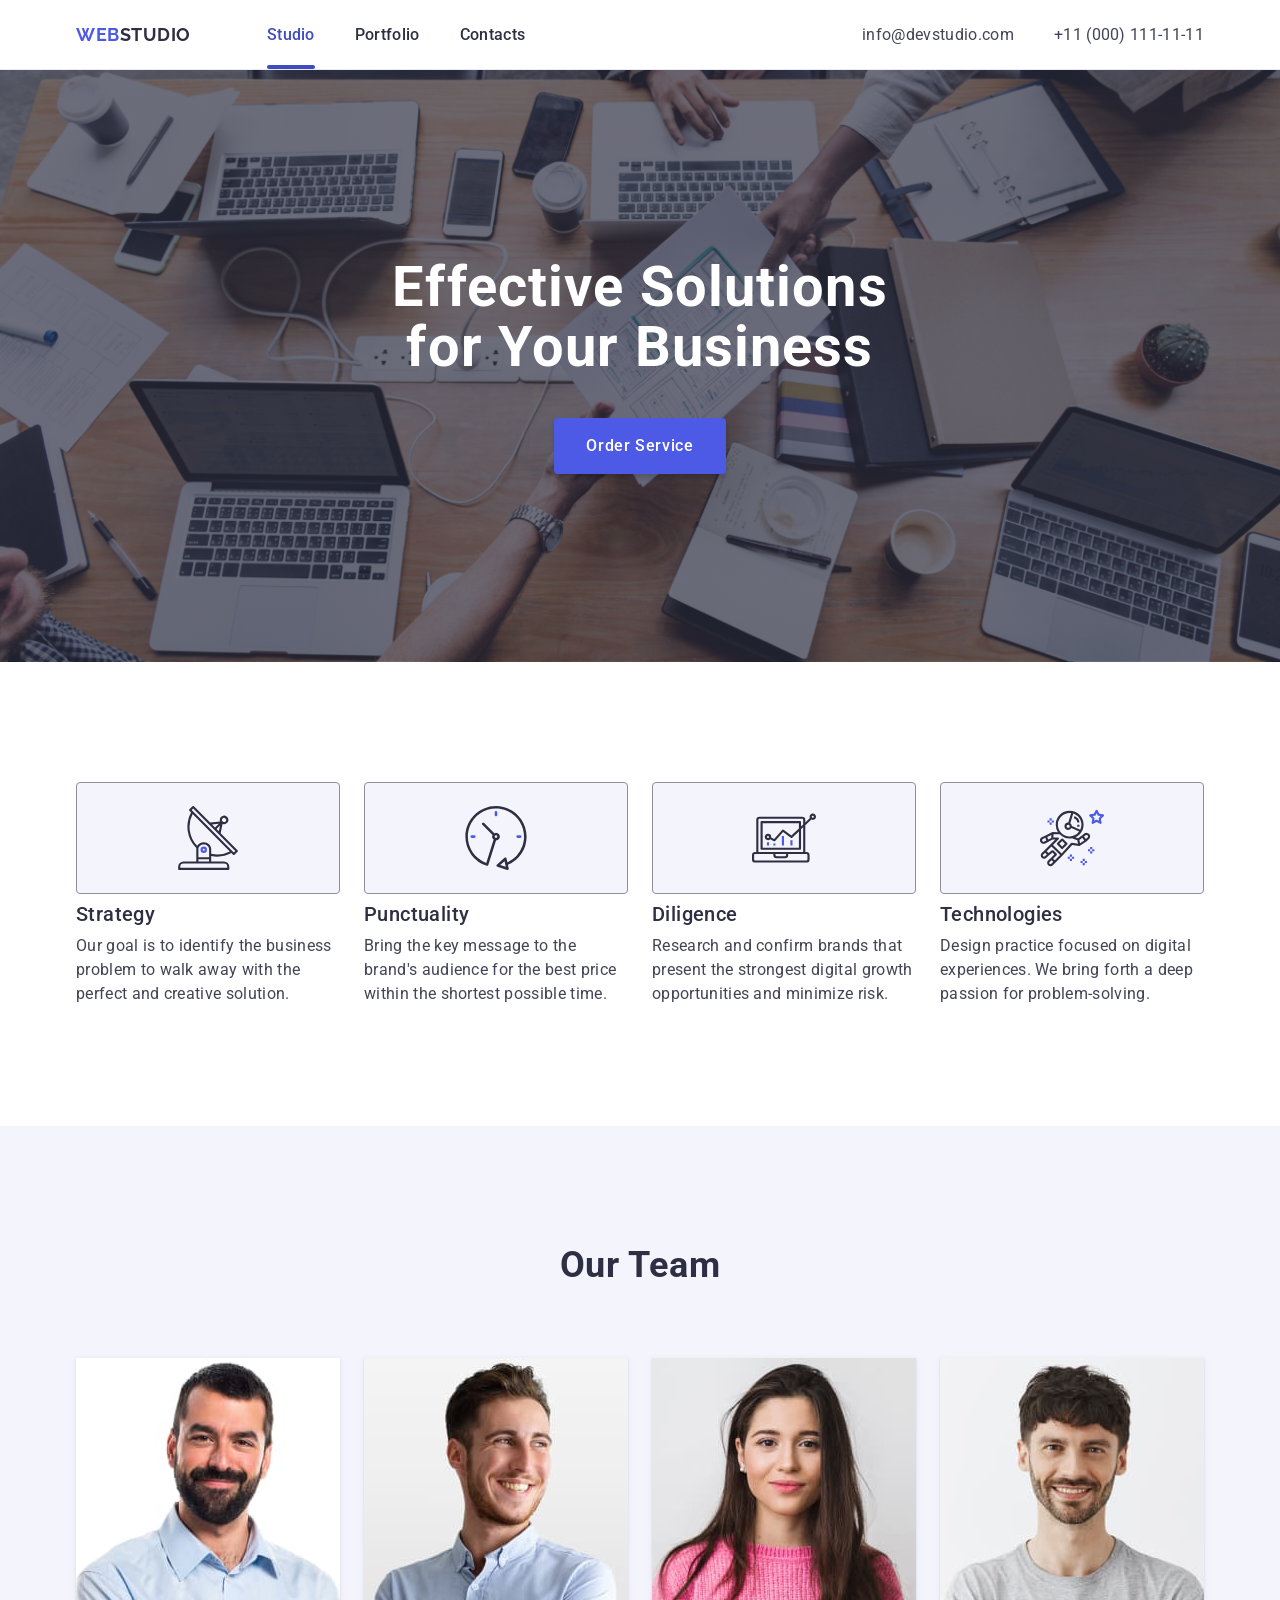
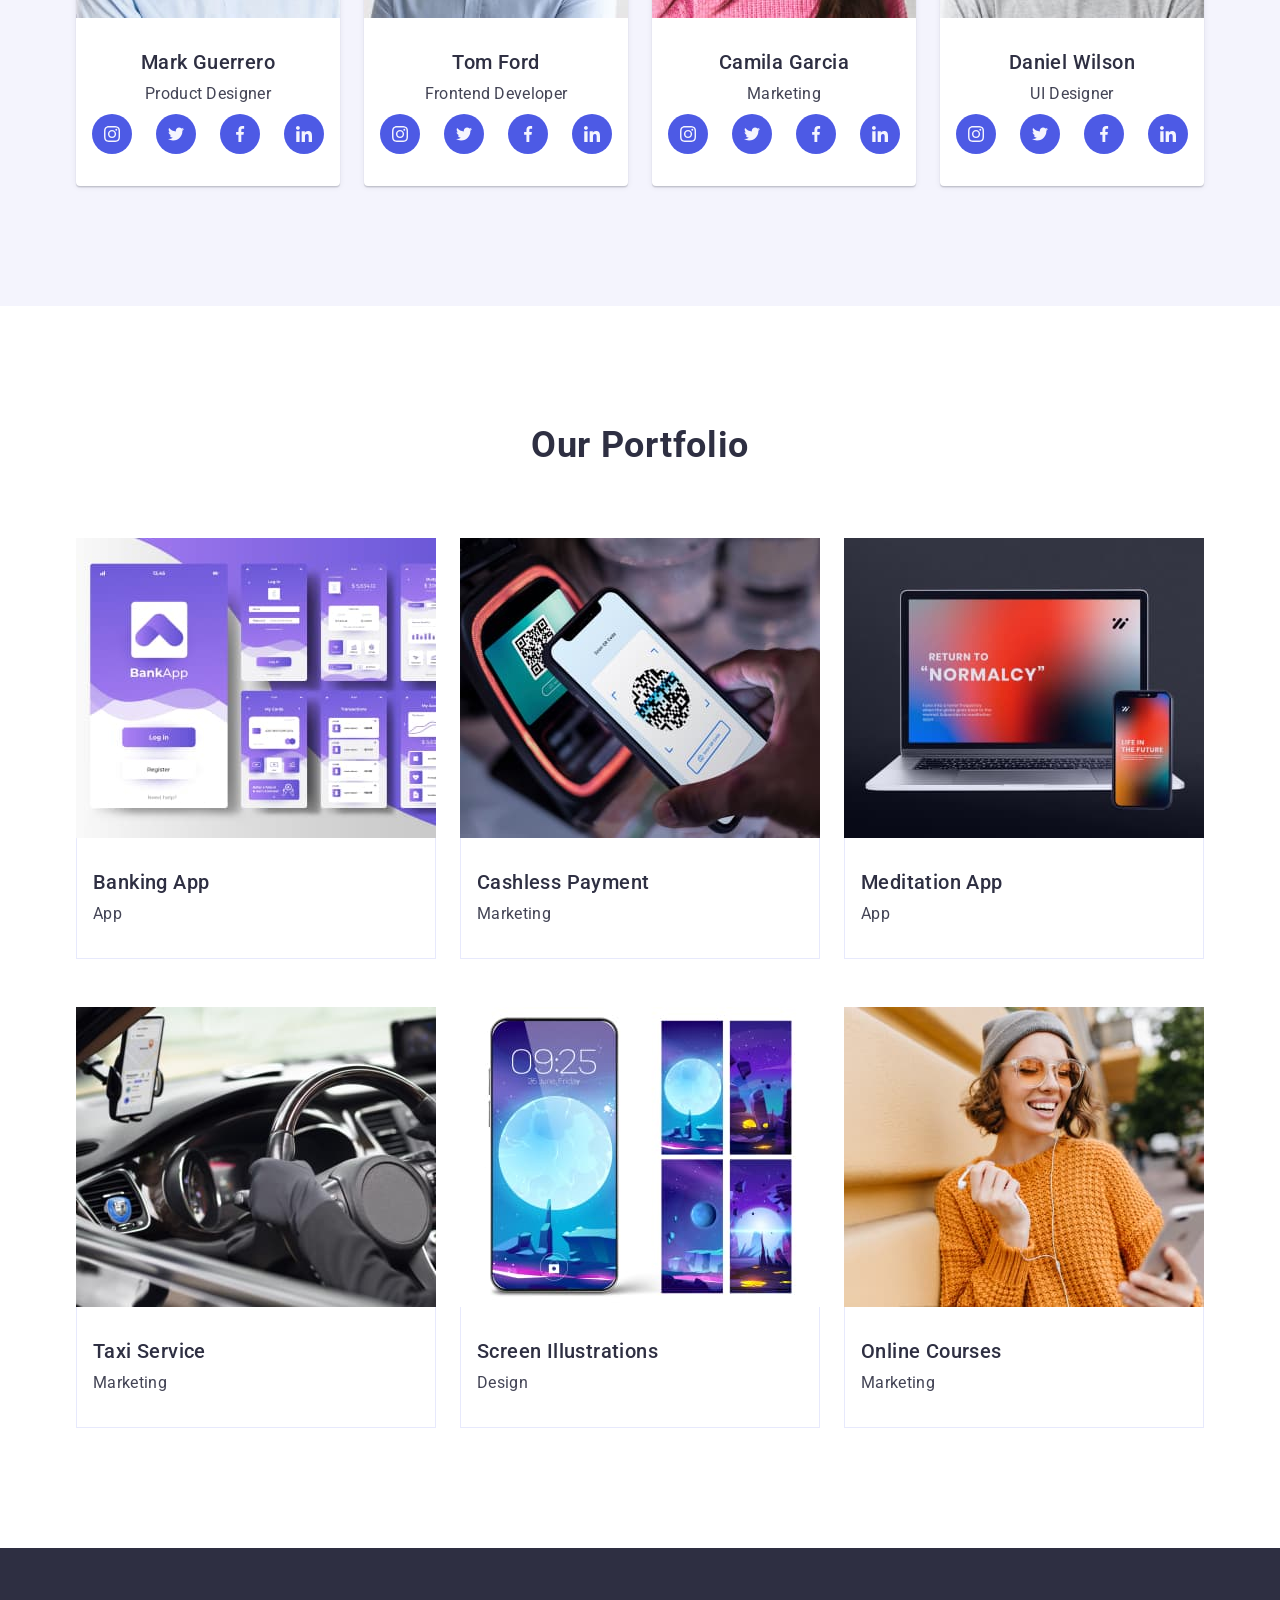
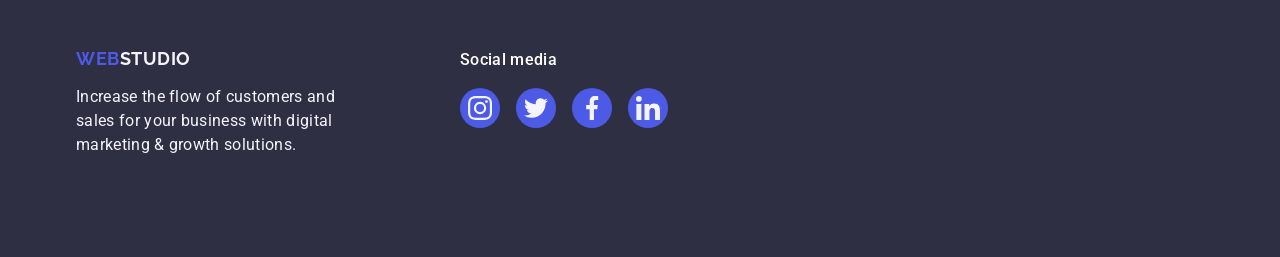
<file: index.html>
<!DOCTYPE html>
<html lang="en">

<head>
  <meta charset="UTF-8" />
  <meta name="viewport" content="width=device-width, initial-scale=1.0" />
  <title>WebStudio</title>

  <link rel="preconnect" href="https://fonts.googleapis.com" />
  <link rel="preconnect" href="https://fonts.gstatic.com" crossorigin />
  <link href="https://fonts.googleapis.com/css2?family=Raleway:wght@700&family=Roboto:wght@400;500;700&display=swap"
    rel="stylesheet" />
  <link rel="stylesheet"
    href="https://cdnjs.cloudflare.com/ajax/libs/modern-normalize/2.0.0/modern-normalize.min.css" />
  <link rel="stylesheet" href="./css/styles.css" />
</head>

<body>
  <header class="page-header">
    <!-- NAVIGATION -->
    <div class="container nav-positioning">
      <nav class="nav">
        <a href="/" class="nav-logo logo">WEB<span class="logo-studio">STUDIO</span></a>
        <ul class="nav-list">
          <li class="nav-item">
            <a class="nav-link current" href="">Studio</a>
          </li>
          <li class="nav-item"><a class="nav-link" href="">Portfolio</a></li>
          <li class="nav-item"><a class="nav-link" href="">Contacts</a></li>
        </ul>
      </nav>

      <address class="header-address">
        <ul class="auth-list">
          <li class="auth-item">
            <a class="auth-link" href="mailto:info@devstudio.com">info@devstudio.com</a>
          </li>
          <li class="auth-item">
            <a class="auth-link" href="tel:+110001111111">+11 (000) 111-11-11</a>
          </li>
        </ul>
      </address>
    </div>
  </header>

  <main>
    <!-- HERO -->

    <section class="section hero">
      <div class="container">
        <h1 class="title hero">Effective Solutions for Your Business</h1>
        <button class="hero-button button" type="button">
          Order Service
        </button>
      </div>
    </section>

    <!-- Features -->

    <section class="section features">
      <div class="container">
        <h2 class="features title visually-hidden">Features</h2>
        <ul class="features-list">
          <li class="features-item">
            <div class="features-icon">
              <svg class="icon-antenna" width="64" height="64">
                <use href="./images/icons.svg#icon-antenna-1"></use>
              </svg>
            </div>
            <h3 class="features aftertitle">Strategy</h3>
            <p class="features-text">
              Our goal is to identify the business problem to walk away with
              the perfect and creative solution.
            </p>
          </li>
          <li class="features-item">
            <div class="features-icon">
              <svg class="icon-antenna" width="64" height="64">
                <use href="./images/icons.svg#icon-clock-2"></use>
              </svg>
            </div>
            <h3 class="features aftertitle">Punctuality</h3>
            <p class="features-text">
              Bring the key message to the brand's audience for the best price
              within the shortest possible time.
            </p>
          </li>
          <li class="features-item">
            <div class="features-icon">
              <svg class="icon-antenna" width="64" height="64">
                <use href="./images/icons.svg#icon-diagram-3"></use>
              </svg>
            </div>
            <h3 class="features aftertitle">Diligence</h3>
            <p class="features-text">
              Research and confirm brands that present the strongest digital
              growth opportunities and minimize risk.
            </p>
          </li>
          <li class="features-item">
            <div class="features-icon">
              <svg class="icon-antenna" width="64" height="64">
                <use href="./images/icons.svg#icon-astronaut-4"></use>
              </svg>
            </div>
            <h3 class="features aftertitle">Technologies</h3>
            <p class="features-text">
              Design practice focused on digital experiences. We bring forth a
              deep passion for problem-solving.
            </p>
          </li>
        </ul>
      </div>
    </section>

    <!-- OUR TEAM -->

    <section class="section team">
      <div class="container">
        <h2 class="team title">Our Team</h2>
        <ul class="team-list">
          <li class="team-item">
            <img src="./images/team1.jpg" width="264" alt="Mark Guerrero" />

            <div class="team-item-text">
              <h3 class="team aftertitle">Mark Guerrero</h3>
              <p class="team-text">Product Designer</p>
              
              <ul class="team-social-list">
                <li class="team-social-item">
                  <a href="" class="team-social-link"><svg class="team-social-icon" width="16" height="16">
                      <use href="./images/icons.svg#icon-team-instagram-1"></use>
                    </svg></a>
                </li>
                <li class="team-social-item">
                  <a href="" class="team-social-link">
                    <svg class="team-social-icon" width="16" height="16">
                      <use href="./images/icons.svg#icon-team-twitter-2"></use>
                    </svg></a>
                </li>
                <li class="team-social-item">
                  <a href="" class="team-social-link"><svg class="team-social-icon" width="16" height="16">
                      <use href="./images/icons.svg#icon-team-facebook-3"></use>
                    </svg></a>
                </li>
                <li class="team-social-item">
                  <a href="" class="team-social-link"><svg class="team-social-icon" width="16" height="16">
                      <use href="./images/icons.svg#icon-team-linkedin-4"></use>
                    </svg></a>
                </li>
              </ul>
            </div>
          </li>
          <li class="team-item">
            <img src="./images/team2.jpg" width="264" alt="Tom Ford" />

            <div class="team-item-text">
              <h3 class="team aftertitle">Tom Ford</h3>
              <p class="team-text">Frontend Developer</p>
              <ul class="team-social-list">
                <li class="team-social-item">
                  <a href="" class="team-social-link"><svg class="team-social-icon" width="16" height="16">
                      <use href="./images/icons.svg#icon-team-instagram-1"></use>
                    </svg></a>
                </li>
                <li class="team-social-item">
                  <a href="" class="team-social-link">
                    <svg class="team-social-icon" width="16" height="16">
                      <use href="./images/icons.svg#icon-team-twitter-2"></use>
                    </svg></a>
                </li>
                <li class="team-social-item">
                  <a href="" class="team-social-link"><svg class="team-social-icon" width="16" height="16">
                      <use href="./images/icons.svg#icon-team-facebook-3"></use>
                    </svg></a>
                </li>
                <li class="team-social-item">
                  <a href="" class="team-social-link"><svg class="team-social-icon" width="16" height="16">
                      <use href="./images/icons.svg#icon-team-linkedin-4"></use>
                    </svg></a>
                </li>
              </ul>
            </div>
          </li>
          <li class="team-item">
            <img src="./images/team3.jpg" width="264" alt="Camila Garcia" />

            <div class="team-item-text">
              <h3 class="team aftertitle">Camila Garcia</h3>
              <p class="team-text">Marketing</p>
              <ul class="team-social-list">
                <li class="team-social-item">
                  <a href="" class="team-social-link"><svg class="team-social-icon" width="16" height="16">
                      <use href="./images/icons.svg#icon-team-instagram-1"></use>
                    </svg></a>
                </li>
                <li class="team-social-item">
                  <a href="" class="team-social-link">
                    <svg class="team-social-icon" width="16" height="16">
                      <use href="./images/icons.svg#icon-team-twitter-2"></use>
                    </svg></a>
                </li>
                <li class="team-social-item">
                  <a href="" class="team-social-link"><svg class="team-social-icon" width="16" height="16">
                      <use href="./images/icons.svg#icon-team-facebook-3"></use>
                    </svg></a>
                </li>
                <li class="team-social-item">
                  <a href="" class="team-social-link"><svg class="team-social-icon" width="16" height="16">
                      <use href="./images/icons.svg#icon-team-linkedin-4"></use>
                    </svg></a>
                </li>
              </ul>
            </div>
          </li>
          <li class="team-item">
            <img src="./images/team4.jpg" width="264" alt="Daniel Wilson" />
            <div class="team-item-text">
              <h3 class="team aftertitle">Daniel Wilson</h3>
              <p class="team-text">UI Designer</p>
              <ul class="team-social-list">
                <li class="team-social-item">
                  <a href="" class="team-social-link"><svg class="team-social-icon" width="16" height="16">
                      <use href="./images/icons.svg#icon-team-instagram-1"></use>
                    </svg></a>
                </li>
                <li class="team-social-item">
                  <a href="" class="team-social-link">
                    <svg class="team-social-icon" width="16" height="16">
                      <use href="./images/icons.svg#icon-team-twitter-2"></use>
                    </svg></a>
                </li>
                <li class="team-social-item">
                  <a href="" class="team-social-link"><svg class="team-social-icon" width="16" height="16">
                      <use href="./images/icons.svg#icon-team-facebook-3"></use>
                    </svg></a>
                </li>
                <li class="team-social-item">
                  <a href="" class="team-social-link"><svg class="team-social-icon" width="16" height="16">
                      <use href="./images/icons.svg#icon-team-linkedin-4"></use>
                    </svg></a>
                </li>
              </ul>
            </div>
          </li>
        </ul>
      </div>
    </section>

    <!-- PORTFOLIO -->

    <section class="section portfolio">
      <div class="container">

        <h2 class="portfolio title">Our Portfolio</h2>

        <ul class="portfolio-list">

          <li class="portfolio-item">
            <div class="portfolio-image">
              <img src="./images/portfolio-1.jpg" width="360" alt="Bank App" />
              <p class="portfolio-overlay">
                14 Stylish and User-Friendly App Design Concepts · Task
                Manager App · Calorie Tracker App · Exotic Fruit Ecommerce App
                · Cloud Storage App
              </p>
            </div>
            <div class="portfolio-item-text">
              <h3 class="portfolio aftertitle">Banking App</h3>
              <p class="portfolio-text">App</p>
            </div>
          </li>

          <li class="portfolio-item">
            <div class="portfolio-image">
              <img src="./images/portfolio-2.jpg" width="360" alt="Cashless Payment" />
              <p class="portfolio-overlay">
                14 Stylish and User-Friendly App Design Concepts · Task
                Manager App · Calorie Tracker App · Exotic Fruit Ecommerce App
                · Cloud Storage App
              </p>
            </div>
            <div class="portfolio-item-text">
              <h3 class="portfolio aftertitle">Cashless Payment</h3>
              <p class="portfolio-text">Marketing</p>
            </div>
          </li>

          <li class="portfolio-item">
            <div class="portfolio-image">
              <img src="./images/portfolio-3.jpg" width="360" alt="Meditation App" />
              <p class="portfolio-overlay">
                14 Stylish and User-Friendly App Design Concepts · Task
                Manager App · Calorie Tracker App · Exotic Fruit Ecommerce App
                · Cloud Storage App
              </p>
            </div>
            <div class="portfolio-item-text">
              <h3 class="portfolio aftertitle">Meditation App</h3>
              <p class="portfolio-text">App</p>
            </div>
          </li>

          <li class="portfolio-item">
            <div class="portfolio-image">
              <img src="./images/portfolio-4.jpg" width="360" alt="Taxi service" />
              <p class="portfolio-overlay">
                14 Stylish and User-Friendly App Design Concepts · Task
                Manager App · Calorie Tracker App · Exotic Fruit Ecommerce App
                · Cloud Storage App
              </p>
            </div>
            <div class="portfolio-item-text">
              <h3 class="portfolio aftertitle">Taxi Service</h3>
              <p class="portfolio-text">Marketing</p>
            </div>
          </li>

          <li class="portfolio-item">
            <div class="portfolio-image">
              <img src="./images/portfolio-5.jpg" width="360" alt="Screen Illustrations" />
              <p class="portfolio-overlay">
                14 Stylish and User-Friendly App Design Concepts · Task
                Manager App · Calorie Tracker App · Exotic Fruit Ecommerce App
                · Cloud Storage App
              </p>
            </div>
            <div class="portfolio-item-text">
              <h3 class="portfolio aftertitle">Screen Illustrations</h3>
              <p class="portfolio-text">Design</p>
            </div>
          </li>

          <li class="portfolio-item">
            <div class="portfolio-image">
              <img src="./images/portfolio-6.jpg" width="360" alt="Online Courses" />
              <p class="portfolio-overlay">
                14 Stylish and User-Friendly App Design Concepts · Task
                Manager App · Calorie Tracker App · Exotic Fruit Ecommerce App
                · Cloud Storage App
              </p>
            </div>
            <div class="portfolio-item-text">
              <h3 class="portfolio aftertitle">Online Courses</h3>
              <p class="portfolio-text">Marketing</p>
            </div>
          </li>
        </ul>
      </div>
    </section>
  </main>

  <!-- FOOTER -->

  <footer class="footer">
    <div class="container footer-flex">
      
        <div class="footer-first-column">
          <a href="/" class="logo-footer logo">WEB<span class="logo-studio-footer">STUDIO</span></a>
          <p class="footer-text">
            Increase the flow of customers and sales for your business with
            digital marketing & growth solutions.
          </p>
        </div>
        <div class="footer-social">
          <p class="footer-social-title">Social media</p>
          <ul class="footer-social-list">
            <li class="footer-social-item">
              <a href="" class="footer-social-link"><svg class="footer-social-icon" width="24" height="24">
                  <use href="./images/icons.svg#icon-footer-instagram-1"></use>
                </svg></a>
            </li>
            <li class="footer-social-item">
              <a href="" class="footer-social-link"><svg class="footer-social-icon" width="24" height="24">
                  <use href="./images/icons.svg#icon-footer-twitter-2"></use>
                </svg></a>
            </li>
            <li class="footer-social-item">
              <a href="" class="footer-social-link"><svg class="footer-social-icon" width="24" height="24">
                  <use href="./images/icons.svg#icon-footer-facebook-3"></use>
                </svg></a>
            </li>
            <li class="footer-social-item">
              <a href="" class="footer-social-link"><svg class="footer-social-icon" width="24" height="24">
                  <use href="./images/icons.svg#icon-footer-linkedin-4"></use>
                </svg></a>
            </li>
          </ul>
        </div>
      
    </div>
  </footer>


  <!-- <div class="modal-overlay is-open">
    <div class="modal">
      <p>modal content</p>
    </div>
  </div> -->
</body>

</html>
</file>
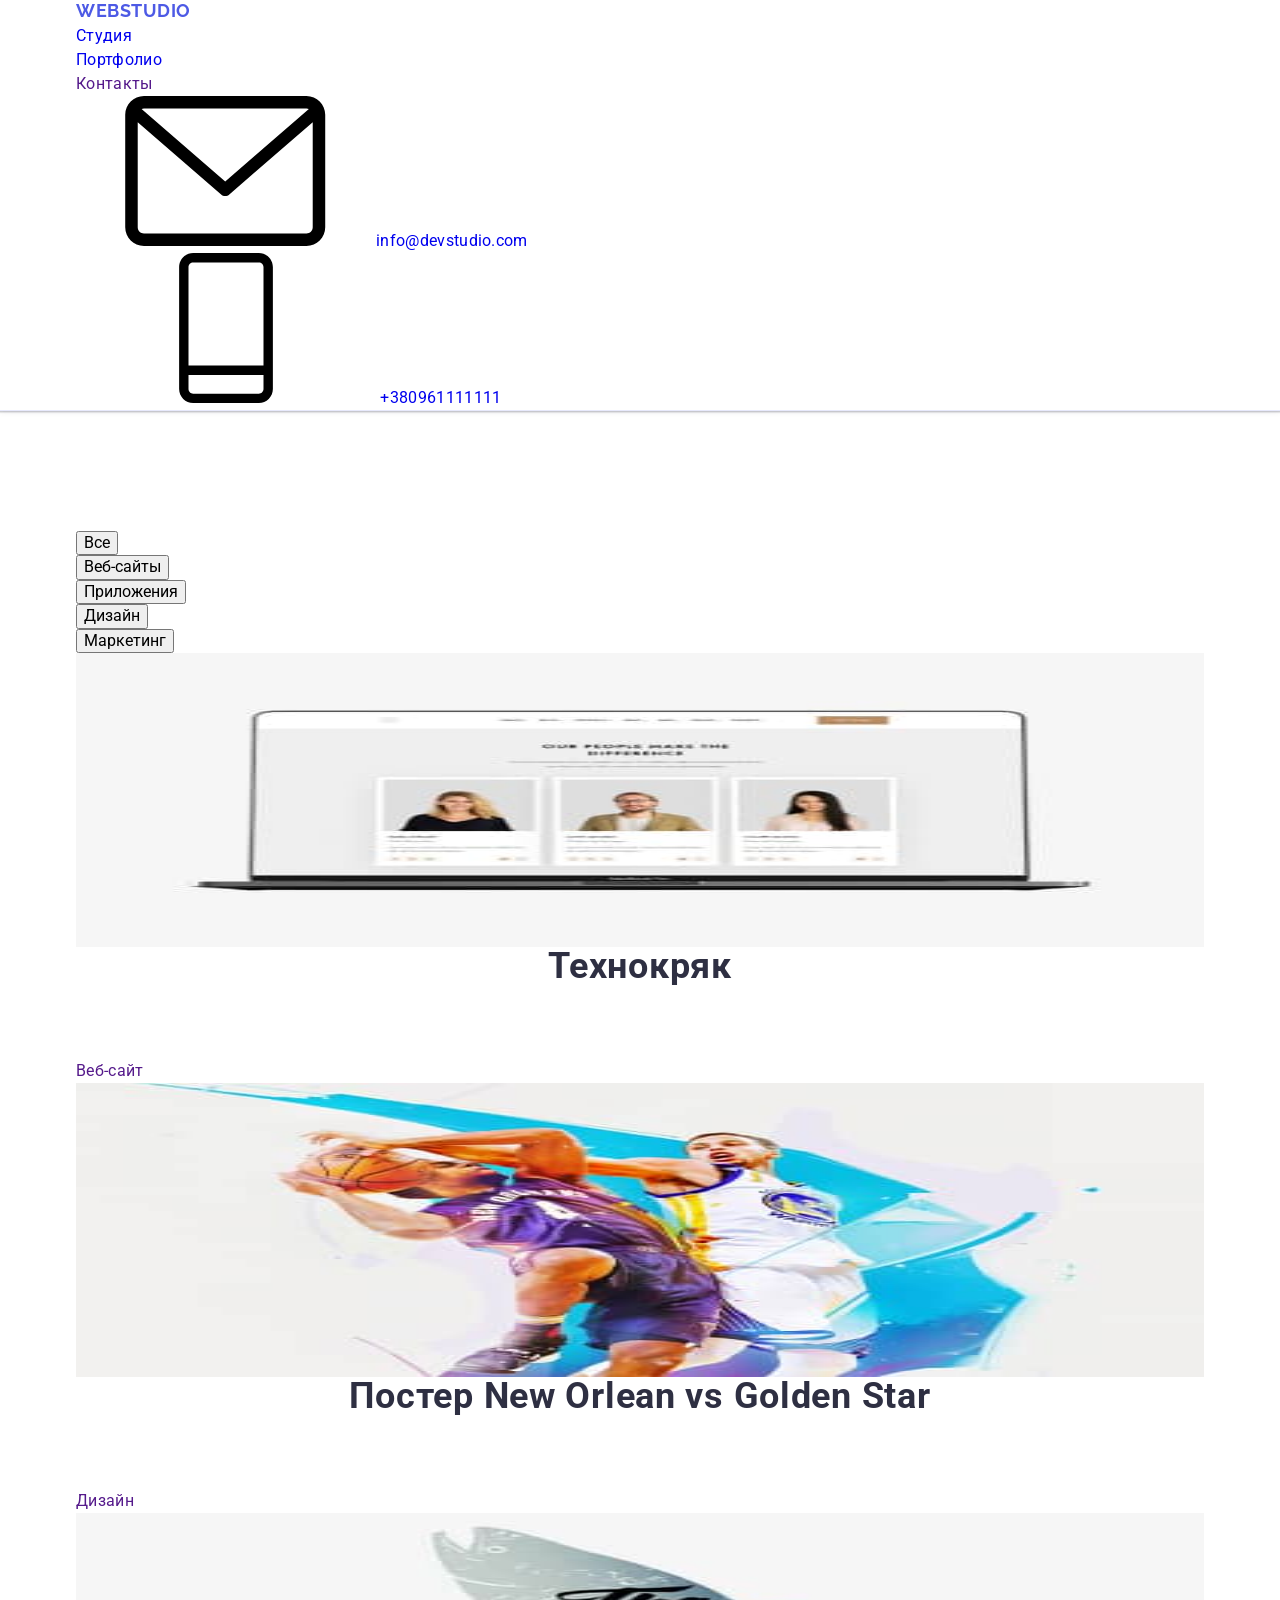
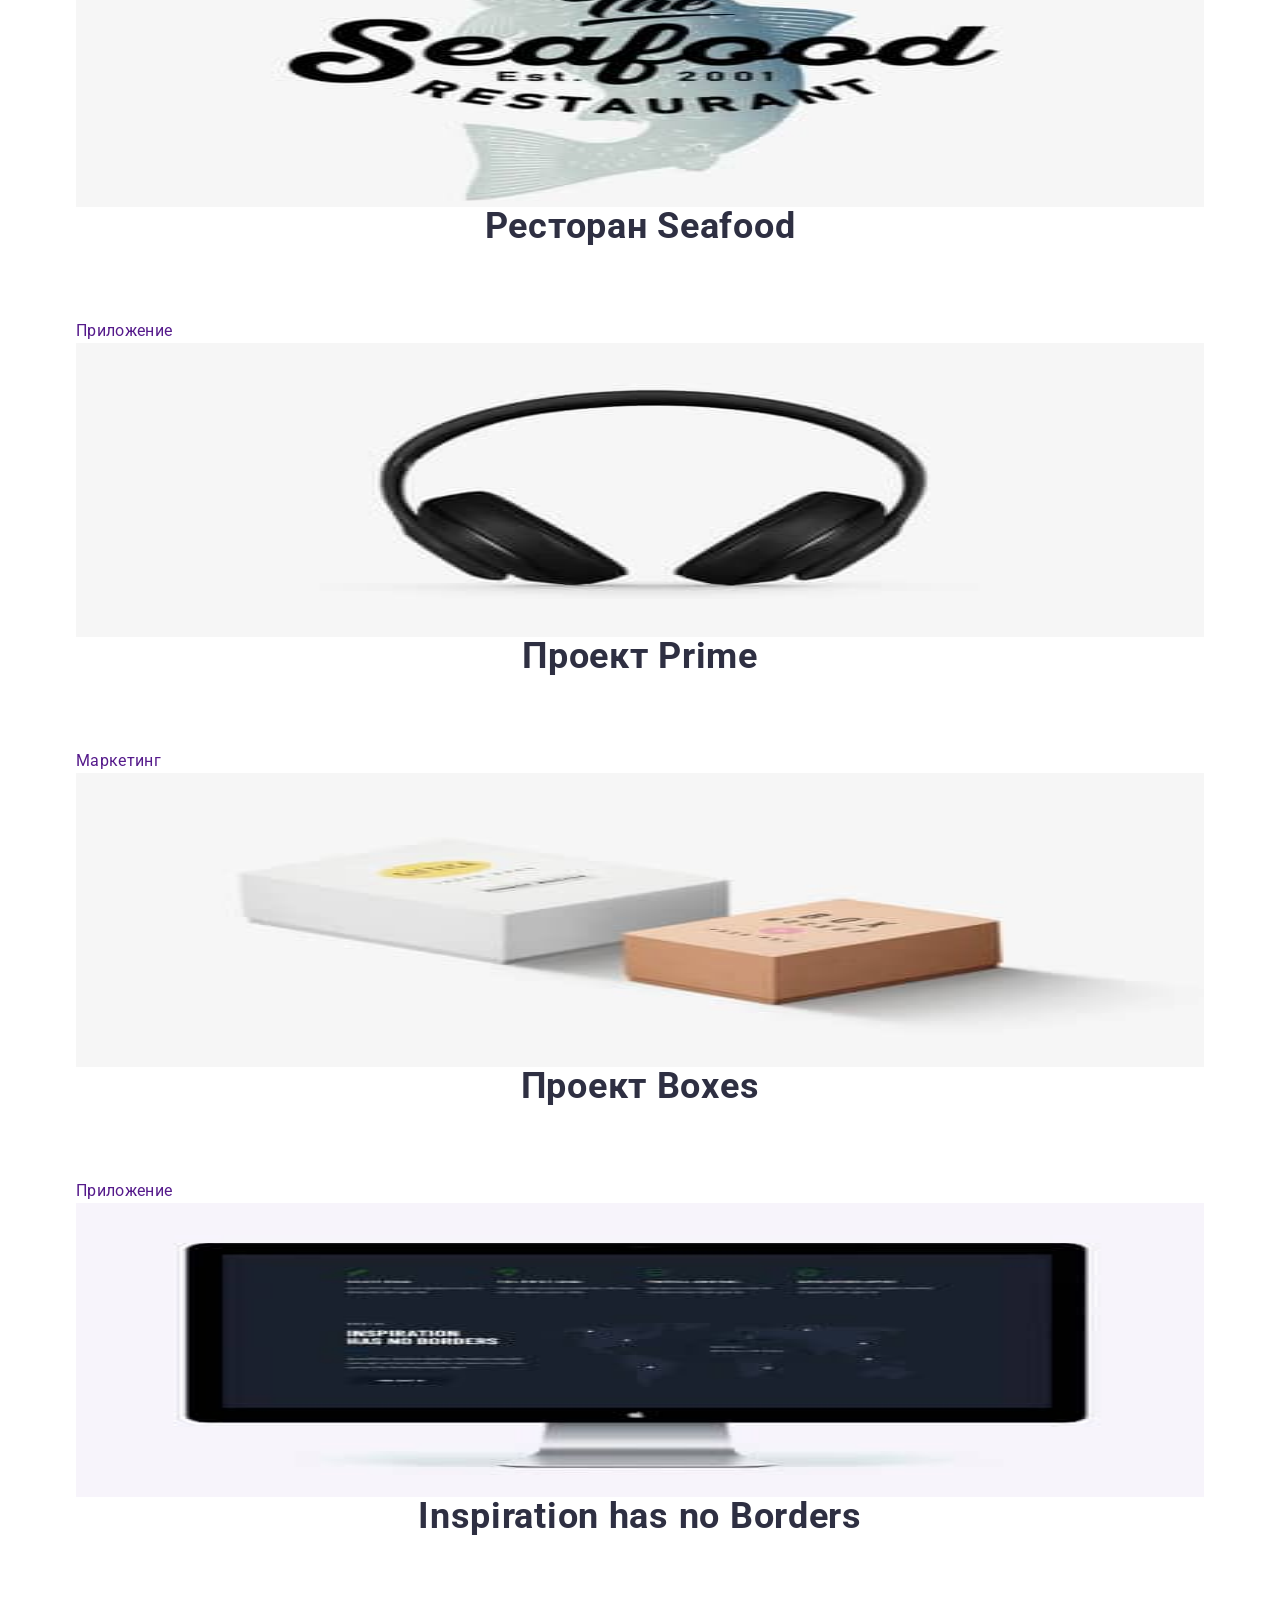
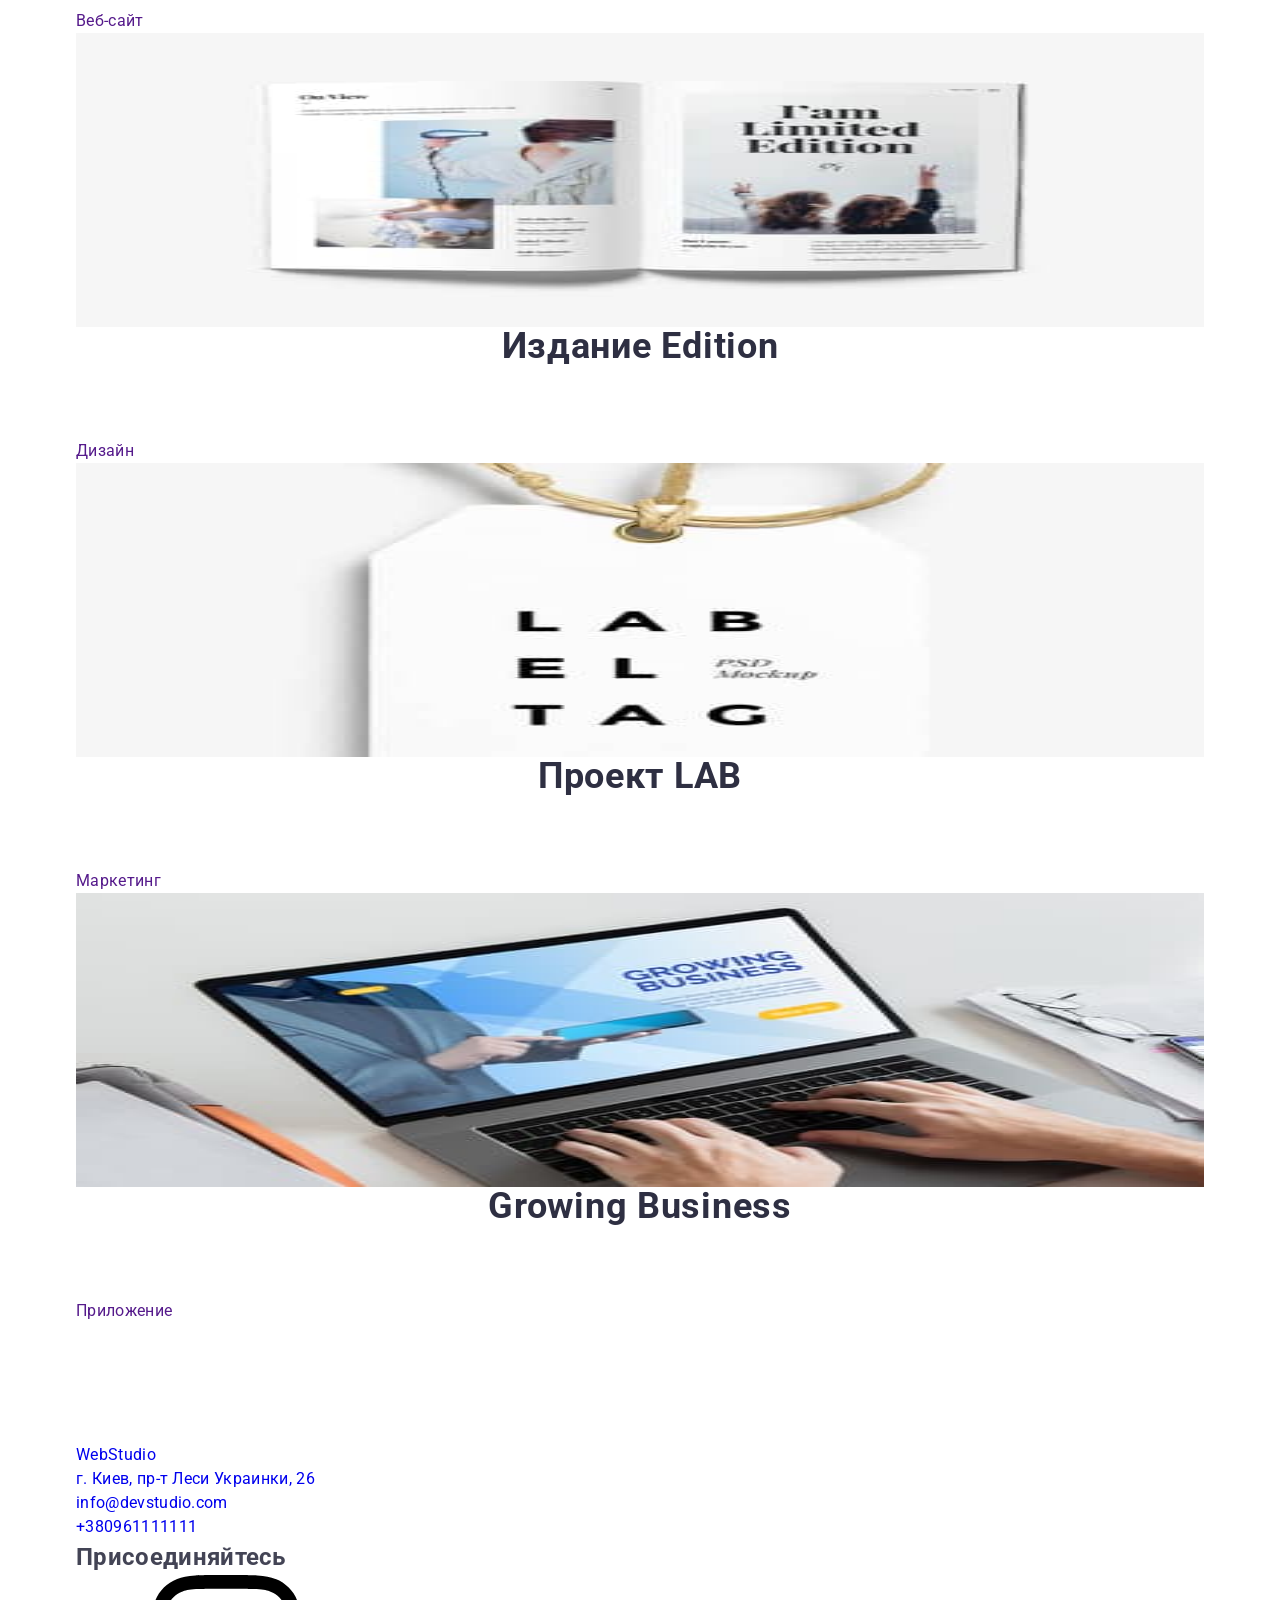
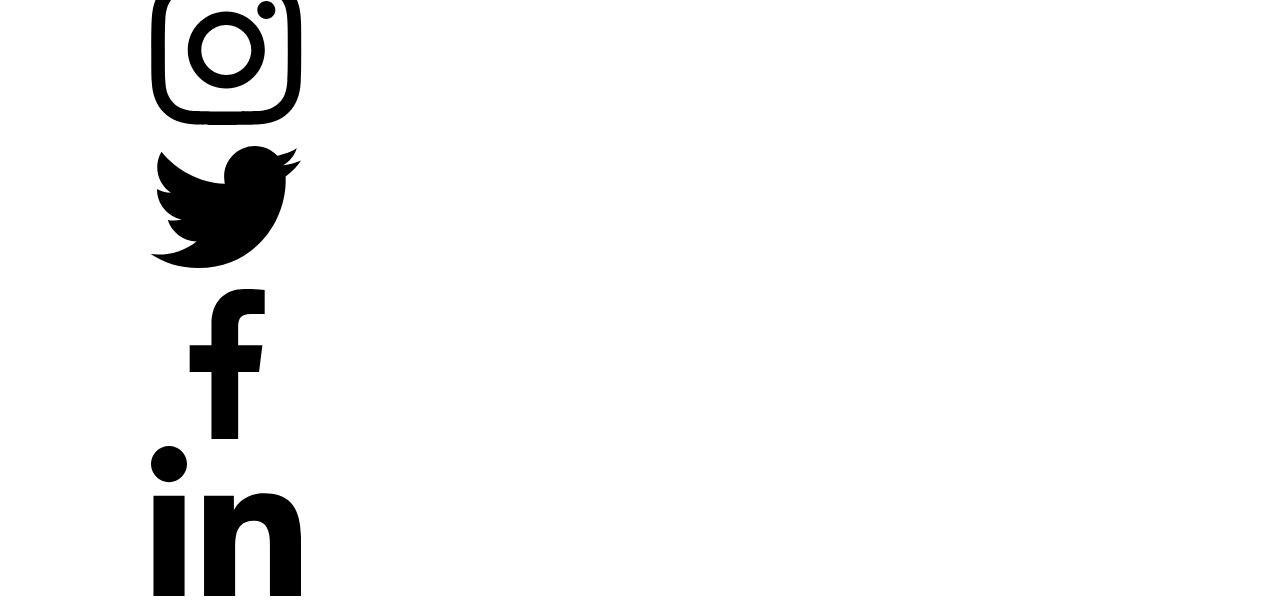
<file: portfolio.html>
<!DOCTYPE html>
<html lang="ru">

<head>
    <meta charset="UTF-8">
    <meta http-equiv="X-UA-Compatible" content="IE=edge">
    <meta name="viewport" content="width=device-width, initial-scale=1.0">
    <title>Webstudio</title>

    <link
        href="https://fonts.googleapis.com/css2?family=Raleway:wght@700&family=Roboto:wght@400;500;700;900&display=swap"
        rel="stylesheet">

    <link rel="stylesheet"
        href="https://cdnjs.cloudflare.com/ajax/libs/modern-normalize/1.1.0/modern-normalize.min.css">
    <link rel="stylesheet" href="./css/styles.css">

</head>

<body>

    <!-- Navigation header -->
    <header class="page-header">
        <div class="container">
            <div class="headerbox">
                <nav class="main-nav">

                    <a class="logo link" href="./index.html"> <span class="logoblue">Web</span>Studio</a>
                    <ul class="site-nav">

                        <li class="site-nav-item"> <a class="link" href="./index.html">Студия</a>
                        </li>

                        <li class="site-nav-item"> <a class="link current" href="./portfolio.html">Портфолио</a>
                        </li>

                        <li class="site-nav-item"> <a class="link" href="">Контакты</a></li>
                    </ul>
                </nav>

                <ul class="header-contacts">
                    <li class="header-contacts-item">
                        <a class="link" href="mailto:info@devstudio.com">
                            <svg class="iconheader email">
                                <use href="images/sprite.svg#email"></use>
                            </svg>info@devstudio.com</a>
                    </li>


                    <li class="header-contacts-item">
                        <a class="link" href="tel:+380961111111">
                            <svg class="iconheader phone">
                                <use href="images/sprite.svg#phone"></use>
                            </svg> +380961111111</a>
                    </li>
                </ul>
            </div>
        </div>
    </header>
    <main>

        <section class="section">

            <div class=" container">
                <!-- <h1 class="section-title">Примеры работ</h1> -->

                <ul class="button-list">

                    <div class="buttons">
                        <li class="button-list-item"> <button class="button-portfolio" type="button">Все</button>
                        </li>
                        <li class="button-list-item"> <button class="button-portfolio"
                                type="button">Веб&#8209;сайты</button>
                        </li>
                        <li class="button-list-item"> <button class="button-portfolio" type="button">Приложения</button>
                        </li>
                        <li class="button-list-item"> <button class="button-portfolio" type="button">Дизайн</button>
                        </li>
                        <li class="button-list-item"> <button class="button-portfolio" type="button">Маркетинг</button>
                        </li>
                    </div>
                </ul>
            </div>




            <div class=" container">
                <ul class="example-list">
                    <li class="ex-list-item">
                        <a class="portfolio-hover" href="">
                            <div class="imgthumb"><img src="./images/project1.jpg" alt="пример" width="370"
                                    height="294">
                            </div>
                            <div class="card-content">
                                <h2 class="title">Технокряк</h2>
                                <p>Веб-сайт </p>
                            </div>
                        </a>
                    </li>


                    <li class="ex-list-item">

                        <a class="portfolio-hover" href="">

                            <div class="imgthumb"><img src="./images/project2.jpg" alt="пример" width="370"
                                    height="294">
                            </div>
                            <div class="card-content">
                                <h2 class="title">Постер <span lang="en">New Orlean vs Golden Star</span>
                                </h2>
                                <p>Дизайн</p>
                            </div>
                        </a>


                    </li>

                    <li class="ex-list-item">
                        <a class="portfolio-hover" href="">
                            <div class="imgthumb"><img src="./images/project3.jpg" alt="пример" width="370"
                                    height="294">
                            </div>
                            <div class="card-content">
                                <h2 class="title">Ресторан <span lang="en">Seafood</span></h2>
                                <p>Приложение</p>
                            </div>
                        </a>
                    </li>

                    <li class="ex-list-item">
                        <a class="portfolio-hover" href="">
                            <div class="imgthumb"><img src="./images/project4.jpg" alt="пример" width="370"
                                    height="294">
                            </div>
                            <div class="card-content">
                                <h2 class="title">Проект <span lang="en">Prime</span></h2>
                                <p>Маркетинг</p>
                            </div>
                        </a>
                    </li>

                    <li class="ex-list-item">
                        <a class="portfolio-hover" href="">
                            <div class="imgthumb"><img src="./images/project5.jpg" alt="пример" width="370"
                                    height="294">
                            </div>
                            <div class="card-content">
                                <h2 class="title">Проект <span lang="en">Boxes</span></h2>
                                <p>Приложение</p>
                            </div>
                        </a>
                    </li>

                    <li class="ex-list-item">
                        <a class="portfolio-hover" href="">
                            <div class="imgthumb"><img src="./images/project6.jpg" alt="пример" width="370"
                                    height="294">
                            </div>
                            <div class="card-content">
                                <h2 class="title" lang="en">Inspiration has no Borders</h2>
                                <p>Веб-сайт</p>
                            </div>
                        </a>
                    </li>

                    <li class="ex-list-item">
                        <a class="portfolio-hover" href="">
                            <div class="imgthumb">
                                <img src="./images/project7.jpg" alt="пример" width="370" height="294">
                            </div>
                            <div class="card-content">
                                <h2 class="title">Издание <span lang="en">Edition</span></h2>
                                <p>Дизайн</p>
                            </div>
                        </a>
                    </li>

                    <li class="ex-list-item">
                        <a class="portfolio-hover" href="">
                            <div class="imgthumb">
                                <img src="./images/project8.jpg" alt="пример" width="370" height="294">
                            </div>
                            <div class="card-content">
                                <h2 class="title">Проект <span lang="en">LAB</span></h2>
                                <p>Маркетинг</p>
                            </div>
                        </a>
                    </li>

                    <li class="ex-list-item">
                        <a class="portfolio-hover" href="">
                            <div class="imgthumb">
                                <img src="./images/project9.jpg" alt="пример" width="370" height="294">
                            </div>
                            <div class="card-content">
                                <h2 class="title" lang="en">Growing Business</h2>
                                <p>Приложение</p>
                            </div>
                        </a>
                    </li>
                </ul>
            </div>
        </section>




    </main>

   <!-- Футер -->
    <footer class="section-footer">

        <div class="container">


            <div class="footer-all">
                <div class="footer-contacts">
                    <a class="logowhite" href="./index.html"> <span class="logoblue">Web</span>Studio</a>
                    <address class="address">
                        <a class="link-address"
                            href="https://www.google.com/maps/place/%D0%B1%D1%83%D0%BB.+%D0%9B%D0%B5%D1%81%D0%B8+%D0%A3%D0%BA%D1%80%D0%B0%D0%B8%D0%BD%D0%BA%D0%B8,+26,+%D0%9A%D0%B8%D0%B5%D0%B2,+02000/@50.4265807,30.5361971,17z/data=!3m1!4b1!4m5!3m4!1s0x40d4cf0e033ecbe9:0x57a4dffefec77da0!8m2!3d50.4265807!4d30.5383858"
                            target="_blank" rel="noopener noreferrer nofollow"> г. Киев, пр-т Леси Украинки, 26</a>


                        <ul class="address-cont">
                            <li> <a class="link-mail" href="Mailto:info@devstudio.com">info@devstudio.com</a></li>
                            <li> <a class="link-call" href="tel:+380961111111">+380961111111</a></li>
                        </ul>
                    </address>
                </div>

                <div class="footer-social">
                    <h2 class="footer-heading">Присоединяйтесь</h2>

                    <ul class="footer-list-item-social">
                        <li class="footer-item-social">
                            <a class="link-social" href="instagram.com">
                                <svg class="icon-social instagram">
                                    <use href="images/sprite.svg#instagram"></use>
                                </svg></a>
                        </li>

                        <li class="footer-item-social">
                            <a class="link-social" href="twitter.com">
                                <svg class="icon-social twitter">
                                    <use href="images/sprite.svg#twitter"></use>
                                </svg>
                            </a>
                        </li>

                        <li class="footer-item-social">
                            <a class="link-social" href="facebook.com">
                                <svg class="icon-social facebook">
                                    <use href="images/sprite.svg#facebook"></use>
                                </svg>
                            </a>
                        </li>

                        <li class="footer-item-social">
                            <a class="link-social" href="linkedin.com">
                                <svg class="icon-social linkedin">
                                    <use href="images/sprite.svg#linkedin"></use>
                                </svg>
                            </a>
                        </li>
                    </ul>
                </div>
            </div>
        </div>


    </footer>
</body>

</html>
</file>
<file: css/styles.css>
:root {
  --logo-iris: #4d5ae5;
  --button-iris: #4d5ae5;
  --team-social-link-color: #4d5ae5;
  --header-hover-color: #404bbf;
  --logo-studio-header: #2e2f42;
  --nav-link-color: #2e2f42;
  --hero-bgc: #2e2f42;
  --footer-bgc: #2e2f42;
  --aftertitle-color: #2e2f42;
  --title-color: #2e2f42;
  --green: #31d0aa;
  --txt-general-color: #434455;
  --auth-link-color: #434455;
  --light-slate: #8e8f99;
  --header-underline: #e7e9fc;
  --logo-studio-footer: #f4f4fd;
  --features-icon-bgc: #f4f4fd;
  --team-bgc: #f4f4fd;
  --team-social-fill: #f4f4fd;
  --navy-blue-modal: rgba(46, 47, 66, 0.4);
  --grey: rgba(46, 47, 66, 0.7);
  --white-bgc: #ffffff;
  --hero-txt-color: #ffffff;
  --btn-hero-noeffect-text: #ffffff;
  --team-card-bgc: #ffffff;
  --footer-title-txt: #ffffff;
  --dairy: #fcfcfc;
}

/* general styles */

body {
  background-color: var(--white-bgc);

  font-family: "Roboto", sans-serif;
  font-size: 16px;
  line-height: 1.5;
  letter-spacing: 0.02em;
  font-weight: 400;

  color: var(--txt-general-color);
}

h1,
h2,
h3,
h4,
h5,
h6,
p {
  margin-top: 0;
  margin-bottom: 0;
}

ul {
  list-style-type: none;
  padding: 0;
  margin: 0;
}

a {
  text-decoration: none;
}

address {
  font-style: inherit;
}

.button {
  cursor: pointer;
}

.aftertitle {
  font-weight: 500;
  font-size: 20px;
  line-height: 1.2;
  letter-spacing: 0.02em;
  color: var(--aftertitle-color);
}

.title {
  font-weight: 700;
  font-size: 36px;
  line-height: 1.11;
  letter-spacing: 0.02em;
  text-align: center;
  color: var(--title-color);

  margin-bottom: 72px;
}

.visually-hidden {
  position: absolute;
  width: 1px;
  height: 1px;
  margin: -1px;
  border: 0;
  padding: 0;
  white-space: nowrap;
  clip-path: inset(100%);
  clip: rect(0 0 0 0);
  overflow: hidden;
}

.section {
  padding: 120px 0 120px 0;
}

img {
  display: block;
  width: 100%;
}

.container {
  width: 1158px;
  padding: 0 15px;
  margin: 0 auto;
}

/* logo styles header */

.logo {
  font-family: "Raleway", sans-serif;
  font-weight: 700;
  font-size: 18px;
  line-height: 1.17;
  letter-spacing: 0.03em;
  text-transform: uppercase;

  color: var(--logo-iris);
}

.nav-logo {
  padding-top: 24px;
  padding-bottom: 24px;
  margin-right: 76px;
}

.logo-studio {
  color: var(--logo-studio-header);
}

/* navigation styles */

.page-header {
  border-bottom: 1px solid var(--header-underline);
  box-shadow: 0px 2px 1px rgba(46, 47, 66, 0.08), 0px 1px 1px rgba(46, 47, 66, 0.16), 0px 1px 6px rgba(46, 47, 66, 0.08);
}

.nav-link {
  font-weight: 500;
  color: var(--nav-link-color);

  padding-top: 24px;
  padding-bottom: 24px;

  position: relative;

 transition: color 250ms cubic-bezier(0.4, 0, 0.2, 1);
}

.nav-link.current::after {
  content: "";
  display: block;
  position: absolute;
  bottom: -1px;

  border-radius: 2px;
  width: 100%;
  height: 4px;

  background-color: var(--header-hover-color);
}

.nav-link.current {
  color: var(--header-hover-color);
  transition: color 250ms cubic-bezier(0.4, 0, 0.2, 1);
}

.auth-link {
  padding-top: 24px;
  padding-bottom: 24px;

  color: var(--auth-link-color);

  transition: color 250ms cubic-bezier(0.4, 0, 0.2, 1);
}

.nav-link:hover,
.nav-link:focus,
.auth-link:hover,
.auth-link:focus {
  color: var(--header-hover-color);
}

/* header positioning */

.nav-positioning,
.nav {
  display: flex;
  flex-wrap: wrap;
  align-items: center;
}

.nav-list {
  display: flex;
}

.nav-item {
  margin-right: 40px;
}

.nav-item:last-child {
  margin-right: 0;
}

.header-address {
  margin-left: auto;
}

.auth-list {
  display: flex;
}

.auth-item {
  margin-right: 40px;
}

.auth-item:last-child {
  margin-right: 0;
}

/* section hero */

.section.hero {
  max-width: 1440px;
  background-color: var(--hero-bgc);
  background-image: linear-gradient(
      rgba(46, 47, 66, 0.7),
      rgba(46, 47, 66, 0.7)
    ),
    url(../images/hero-img.jpeg);
  padding: 188px 0;

  margin-left: auto;
  margin-right: auto;

  background-repeat: no-repeat;
  background-position: center; 
  background-size: cover; 

}

.title.hero {
  font-weight: 700;
  font-size: 56px;
  line-height: 1.07;
  letter-spacing: 0.02em;
  color: var(--hero-txt-color);
  text-align: center;

  margin-bottom: 40px;
  max-width: 496px;

  display: block;
  margin-right: auto;
  margin-left: auto;
}

/* hero button */

.hero-button {
  border-radius: 4px;
  padding: 16px 32px;

  font-weight: 500;
  font-size: 16px;
  line-height: 1.5;
  letter-spacing: 0.04em;
  color: var(--btn-hero-noeffect-text);

  box-shadow: 0 4px 4px 0 rgba(0, 0, 0, 0.15);
  background-color: var(--button-iris);

  display: block;
  height: 56px;
  min-width: 169px;
  border-style: none;
  border-color: none;
  cursor: pointer;

  margin: 0 auto;

  transition: background-color 250ms cubic-bezier(0.4, 0, 0.2, 1);
}

/* section features */

.features-list {
  display: flex;
  gap: 24px;
}

.features-item {
  width: 264px;
}

.features.aftertitle {
  margin-bottom: 8px;
}

/* features images adding */

.features-icon {
  display: flex;
  width: 264px;
  height: 112px;

  justify-content: center;
  align-items: center;

  border: 1px solid #8e8f99;
  border-radius: 4px;
  background-color: var(--features-icon-bgc);

  margin-bottom: 8px;
}

.icon-antenna {
  display: block;
}

/* section our team */

.section.team {
  background-color: var(--team-bgc);
}

.team.aftertitle {
  margin-bottom: 8px;
}

.team-list {
  display: flex;
  row-gap: 0;
  gap: 24px;
}

.team-item {
  background-color: var(--team-card-bgc);
  border-radius: 0 0 4px 4px;
  /* width: 264px; */
  width: calc((100% - 72) / 4);

  box-shadow: 0 2px 1px 0 rgba(46, 47, 66, 0.08),
    0 1px 1px 0 rgba(46, 47, 66, 0.16), 0 1px 6px 0 rgba(46, 47, 66, 0.08);
}

.team-text {
  margin-bottom: 8px;
}

.team-item-text {
  padding: 32px 0;
  text-align: center;
}

.team-social-list {
  display: flex;
  justify-content: center;
  gap: 24px;
}

.team-social-link {
  display: block;
  width: 40px;
  height: 40px;
  background-color: var(--team-social-link-color);
  border-radius: 50%;

  display: flex;

  justify-content: center;
  align-items: center;

  transition: background-color 250ms cubic-bezier(0.4, 0, 0.2, 1); 
}

.team-social-link:hover, .team-social-link:focus{
  background-color: #404bbf
}

.team-social-icon {
  width: 16px;
  height: 16px;
  fill: var(--team-social-fill);
  background-repeat: no-repeat;

  justify-content: center;
  align-items: center;
}

/* section portfolio */

.portfolio-list {
  display: flex;
  flex-wrap: wrap;

  row-gap: 48px;
  column-gap: 24px;
}

.portfolio-item {
  width: calc((100% - 48px) / 3);
  cursor: pointer;

  transition: box-shadow 250ms cubic-bezier(0.4, 0, 0.2, 1); 
}

.portfolio-text {
  color: var(--txt-general-color);
}

.portfolio.aftertitle {
  margin-bottom: 8px;
}

.portfolio-item-text {
  border: 1px solid #e7e9fc;
  border-top: none;
  padding: 32px 16px;
}

/* portfolio overlay */

.portfolio-image {
  display: block;
  position: relative;
  overflow: hidden;
}

.portfolio-overlay {
  position: absolute;
  top: 0;
  left: 0;

  width: 360px;
  height: 300px;

  transform: translatey(100%);
  transition: transform 250ms cubic-bezier(0.4, 0, 0.2, 1);

  background: #4d5ae5;

  color: #f4f4fd;
  padding: 40px 32px;
}

.portfolio-item:hover .portfolio-overlay {
  transform: translatey(0);
}

.portfolio-item:hover, .portfolio-item:focus{
  box-shadow: 0 2px 1px 0 rgba(46, 47, 66, 0.08), 0 1px 1px 0 rgba(46, 47, 66, 0.16), 0 1px 6px 0 rgba(46, 47, 66, 0.08);
}


/* footer */

.footer {
  background-color: var(--footer-bgc);
  padding-top: 100px;
  padding-bottom: 100px;
}

.logo-footer {
  display: inline-block;
  margin-bottom: 16px;
}

.logo-studio-footer {
  color: var(--logo-studio-footer);
}

.footer-text {
  width: 264px;
  color: var(--logo-studio-footer);
}

.footer-social-title {
  font-weight: 500;
  color: var(--footer-title-txt);
}

/* positioning footer */

.footer-flex {
  display: flex;
  align-items: baseline;
}

.footer-first-column {
  margin-right: 120px;
}

.footer-social-title {
  margin-bottom: 16px;
  font-weight: 500;
  font-size: 16px;
  line-height: 1.5;
  letter-spacing: 0.02em;
  color: #ffffff;

}

.footer-social-list {
  display: flex;
  justify-content: center;
  gap: 16px;
}

.footer-social-item {
  display: block;
  width: 40px;
  height: 40px;
  

  display: flex;
}

.footer-social-link{
width: 100%;
height: 100%;
background-color: var(--team-social-link-color);
border-radius: 50%;

display: flex;

justify-content: center;
  align-items: center;

  transition: background-color 250ms cubic-bezier(0.4, 0, 0.2, 1);
}

.footer-social-link:hover, .footer-social-link:focus{
  background-color: #31d0aa;
}

.footer-social-icon {

  fill: var(--logo-studio-footer);
  background-repeat: no-repeat;

  justify-content: center;
  align-items: center;
}


/* modal */

/* .modal-overlay{
  background-color: rgba(124, 110, 108, 0.391);
  position: fixed;
  top: 0;
  left: 0;
  width: 100%;
  height: 100%;
  z-index: 999;
  display: flex;
  justify-content: center;
  align-items: center;

  opacity: 0;
  pointer-events: none;
  transition: opacity 250ms ease-in-out;
}

.modal-overlay.is-open{
  opacity: 1;
  pointer-events: auto;
}

.modal{
  background-color: #fff;
  border-radius: 4px;
  padding: 16px;
  box-shadow:0 2px 4px rgba(46, 47, 66, 0.08);
  width: 480px;
  max-height: 80%;
  overflow-y: auto;
} */
</file>
